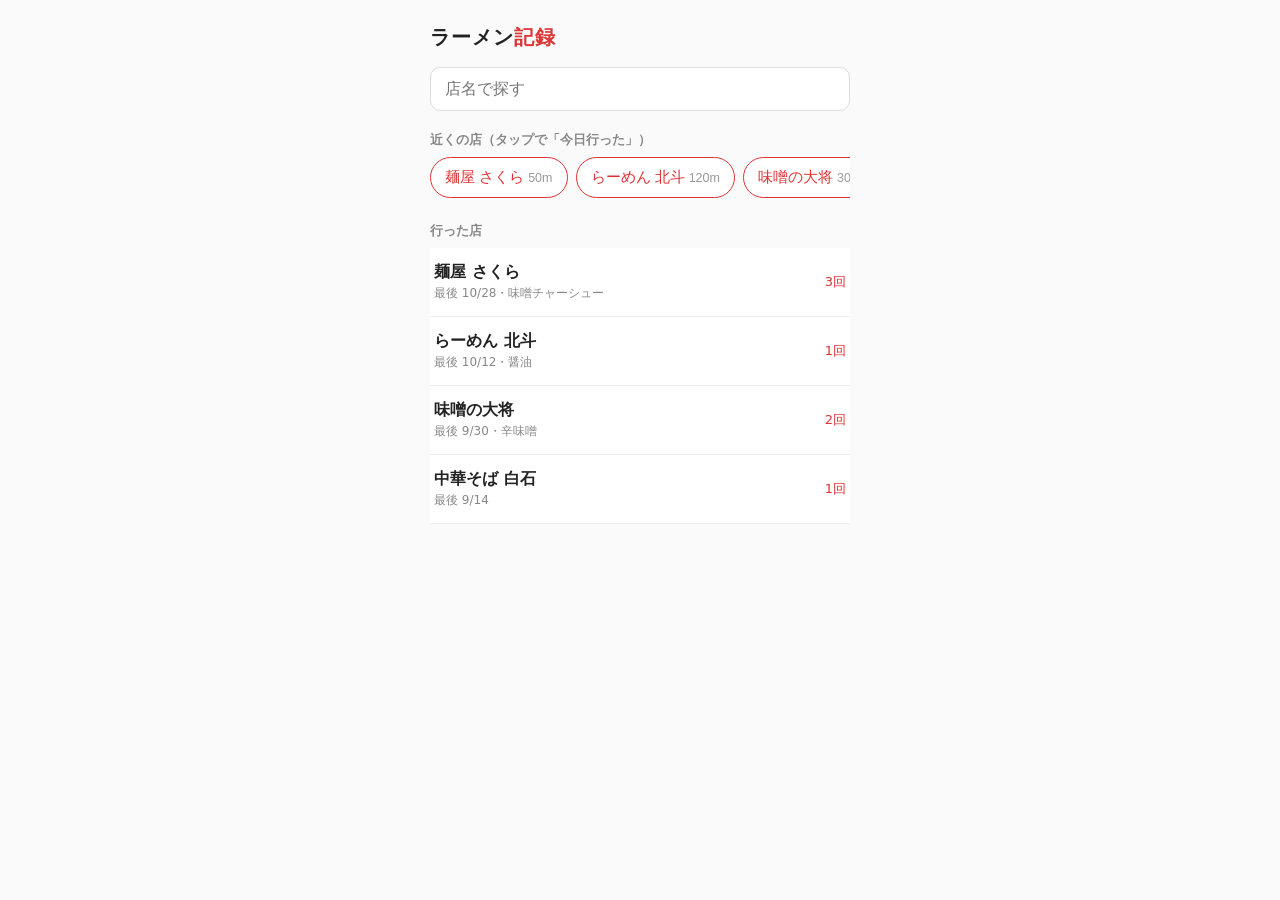
<file: design/a.html>
<!doctype html>
<html lang="ja"><head><meta charset="utf-8"><meta name="viewport" content="width=device-width,initial-scale=1">
<title>ラーメン記録 案A シンプル</title>
<style>
  body{margin:0;background:#fafafa;font-family:system-ui,"Hiragino Sans","Yu Gothic",sans-serif;color:#222}
  .wrap{max-width:420px;margin:0 auto;padding:16px}
  h1{font-size:20px;margin:8px 0 16px;letter-spacing:.05em}
  h1 span{color:#d33}
  .search{width:100%;box-sizing:border-box;padding:12px 14px;font-size:16px;border:1px solid #ddd;border-radius:10px;background:#fff}
  h2{font-size:13px;color:#888;margin:20px 0 8px;font-weight:600}
  .near{display:flex;gap:8px;overflow-x:auto;padding-bottom:4px}
  .chip{flex:0 0 auto;border:1px solid #d33;color:#d33;background:#fff;border-radius:999px;padding:10px 14px;font-size:15px}
  .chip small{color:#999;margin-left:4px}
  .row{display:flex;justify-content:space-between;align-items:center;background:#fff;border-bottom:1px solid #eee;padding:14px 4px}
  .name{font-size:16px;font-weight:600}
  .sub{font-size:12px;color:#888;margin-top:2px}
  .cnt{font-size:13px;color:#d33}
</style></head><body><div class="wrap">
  <h1>ラーメン<span>記録</span></h1>
  <input class="search" placeholder="店名で探す">
  <h2>近くの店（タップで「今日行った」）</h2>
  <div class="near">
    <button class="chip">麺屋 さくら<small>50m</small></button>
    <button class="chip">らーめん 北斗<small>120m</small></button>
    <button class="chip">味噌の大将<small>300m</small></button>
  </div>
  <h2>行った店</h2>
  <div class="row"><div><div class="name">麺屋 さくら</div><div class="sub">最後 10/28・味噌チャーシュー</div></div><div class="cnt">3回</div></div>
  <div class="row"><div><div class="name">らーめん 北斗</div><div class="sub">最後 10/12・醤油</div></div><div class="cnt">1回</div></div>
  <div class="row"><div><div class="name">味噌の大将</div><div class="sub">最後 9/30・辛味噌</div></div><div class="cnt">2回</div></div>
  <div class="row"><div><div class="name">中華そば 白石</div><div class="sub">最後 9/14</div></div><div class="cnt">1回</div></div>
</div></body></html>
</file>
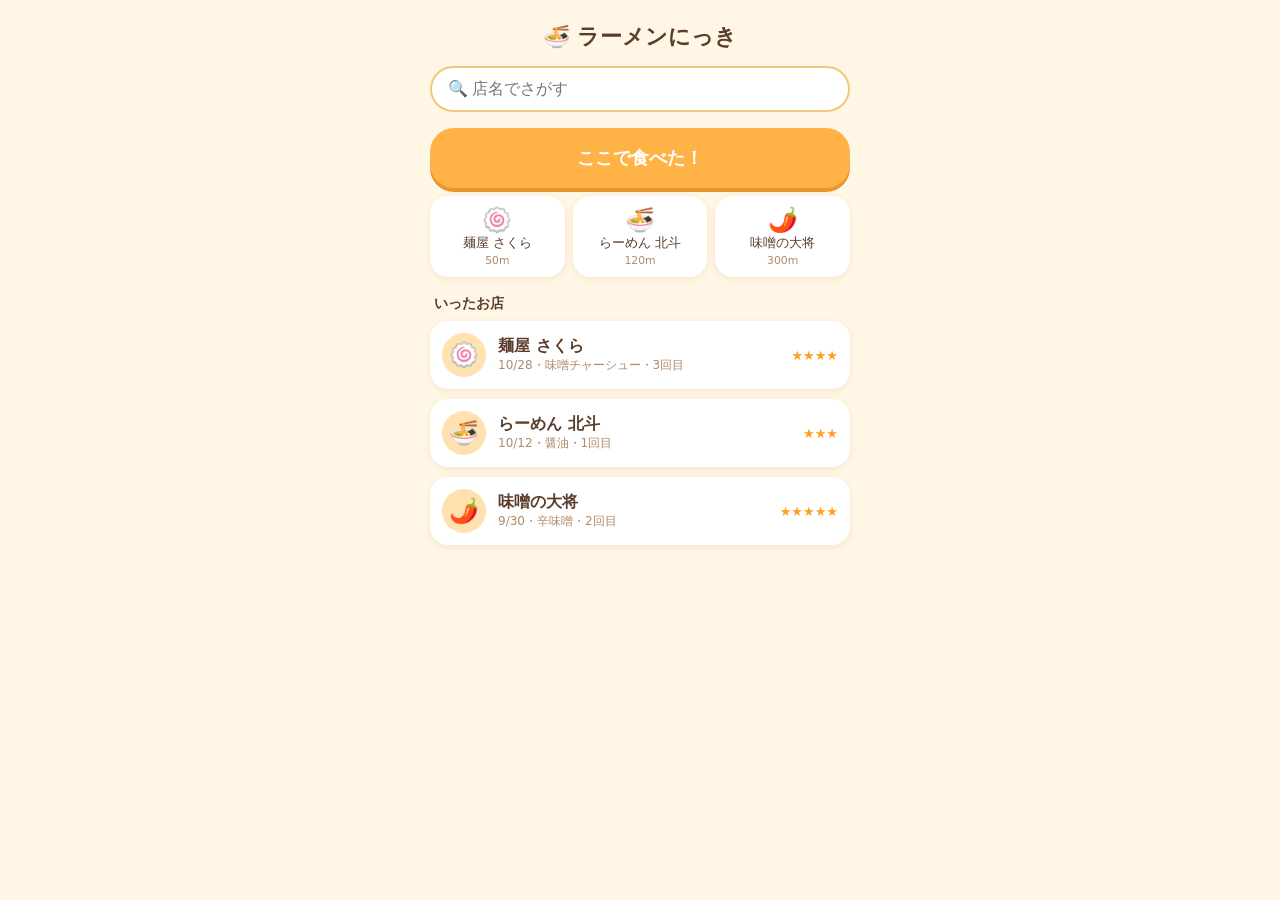
<file: design/b.html>
<!doctype html>
<html lang="ja"><head><meta charset="utf-8"><meta name="viewport" content="width=device-width,initial-scale=1">
<title>ラーメン記録 案B かわいい</title>
<style>
  body{margin:0;background:#fff6e5;font-family:"Hiragino Maru Gothic ProN","Yu Gothic",system-ui,sans-serif;color:#5a3d2b}
  .wrap{max-width:420px;margin:0 auto;padding:16px}
  h1{text-align:center;font-size:22px;margin:6px 0 14px}
  .search{width:100%;box-sizing:border-box;padding:12px 16px;font-size:16px;border:2px solid #f3c77a;border-radius:24px;background:#fff;color:#5a3d2b}
  .big{display:block;width:100%;margin:16px 0 8px;padding:18px;border:none;border-radius:24px;background:#ffb347;color:#fff;font-size:18px;font-weight:700;box-shadow:0 4px 0 #e8962a}
  .near{display:grid;grid-template-columns:repeat(3,1fr);gap:8px;margin-bottom:18px}
  .n{background:#fff;border-radius:18px;padding:10px 6px;text-align:center;font-size:13px;box-shadow:0 2px 6px rgba(200,140,60,.15)}
  .n b{display:block;font-size:24px}
  .n small{color:#b08a6a}
  h2{font-size:14px;margin:8px 4px}
  .card{display:flex;gap:12px;align-items:center;background:#fff;border-radius:18px;padding:12px;margin-bottom:10px;box-shadow:0 2px 6px rgba(200,140,60,.15)}
  .bowl{width:44px;height:44px;border-radius:50%;background:#ffe2b0;display:grid;place-items:center;font-size:24px}
  .name{font-weight:700}
  .sub{font-size:12px;color:#b08a6a}
  .star{margin-left:auto;color:#ff9f1c;font-size:13px}
</style></head><body><div class="wrap">
  <h1>🍜 ラーメンにっき</h1>
  <input class="search" placeholder="🔍 店名でさがす">
  <button class="big">ここで食べた！</button>
  <div class="near">
    <div class="n"><b>🍥</b>麺屋 さくら<br><small>50m</small></div>
    <div class="n"><b>🍜</b>らーめん 北斗<br><small>120m</small></div>
    <div class="n"><b>🌶️</b>味噌の大将<br><small>300m</small></div>
  </div>
  <h2>いったお店</h2>
  <div class="card"><div class="bowl">🍥</div><div><div class="name">麺屋 さくら</div><div class="sub">10/28・味噌チャーシュー・3回目</div></div><div class="star">★★★★</div></div>
  <div class="card"><div class="bowl">🍜</div><div><div class="name">らーめん 北斗</div><div class="sub">10/12・醤油・1回目</div></div><div class="star">★★★</div></div>
  <div class="card"><div class="bowl">🌶️</div><div><div class="name">味噌の大将</div><div class="sub">9/30・辛味噌・2回目</div></div><div class="star">★★★★★</div></div>
</div></body></html>
</file>
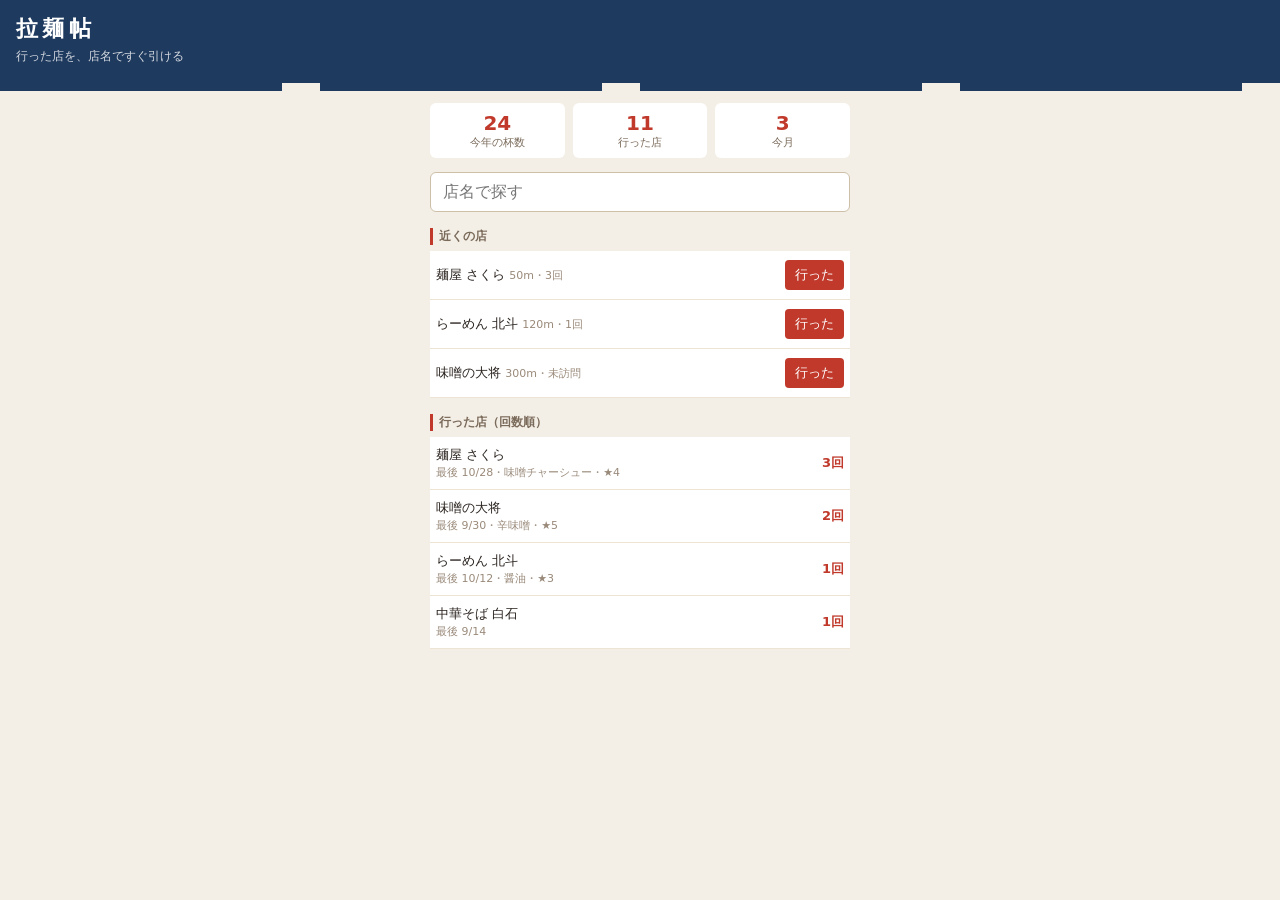
<file: design/c.html>
<!doctype html>
<html lang="ja"><head><meta charset="utf-8"><meta name="viewport" content="width=device-width,initial-scale=1">
<title>ラーメン記録 案C 情報多め</title>
<style>
  body{margin:0;background:#f4efe6;font-family:"Yu Mincho","Hiragino Mincho ProN",serif;color:#2b2420}
  .noren{background:#1f3a5f;color:#fff;padding:14px 16px 18px;position:relative}
  .noren h1{margin:0;font-size:22px;letter-spacing:.2em}
  .noren p{margin:4px 0 0;font-size:12px;opacity:.8;font-family:system-ui,sans-serif}
  .noren:after{content:"";position:absolute;left:0;right:0;bottom:-8px;height:8px;background:repeating-linear-gradient(90deg,#1f3a5f 0 22%,transparent 22% 25%)}
  .wrap{max-width:420px;margin:0 auto;padding:20px 14px;font-family:system-ui,"Yu Gothic",sans-serif}
  .stats{display:grid;grid-template-columns:repeat(3,1fr);gap:8px;margin-bottom:14px}
  .s{background:#fff;border-radius:6px;padding:8px;text-align:center;font-size:11px;color:#7a6a5a}
  .s b{display:block;font-size:20px;color:#c0392b}
  .search{width:100%;box-sizing:border-box;padding:10px 12px;font-size:16px;border:1px solid #cdbfa8;border-radius:6px;background:#fff}
  h2{font-size:12px;color:#7a6a5a;margin:16px 0 6px;border-left:3px solid #c0392b;padding-left:6px}
  table{width:100%;border-collapse:collapse;background:#fff;font-size:13px}
  td{padding:9px 6px;border-bottom:1px solid #eee4d4}
  .go{background:#c0392b;color:#fff;border:none;border-radius:4px;padding:6px 10px;font-size:13px}
  .dist{color:#9a8a7a;font-size:11px}
  .num{text-align:right;color:#c0392b;font-weight:700}
</style></head><body>
  <div class="noren"><h1>拉麺帖</h1><p>行った店を、店名ですぐ引ける</p></div>
  <div class="wrap">
    <div class="stats"><div class="s"><b>24</b>今年の杯数</div><div class="s"><b>11</b>行った店</div><div class="s"><b>3</b>今月</div></div>
    <input class="search" placeholder="店名で探す">
    <h2>近くの店</h2>
    <table>
      <tr><td>麺屋 さくら <span class="dist">50m・3回</span></td><td style="text-align:right"><button class="go">行った</button></td></tr>
      <tr><td>らーめん 北斗 <span class="dist">120m・1回</span></td><td style="text-align:right"><button class="go">行った</button></td></tr>
      <tr><td>味噌の大将 <span class="dist">300m・未訪問</span></td><td style="text-align:right"><button class="go">行った</button></td></tr>
    </table>
    <h2>行った店（回数順）</h2>
    <table>
      <tr><td>麺屋 さくら<br><span class="dist">最後 10/28・味噌チャーシュー・★4</span></td><td class="num">3回</td></tr>
      <tr><td>味噌の大将<br><span class="dist">最後 9/30・辛味噌・★5</span></td><td class="num">2回</td></tr>
      <tr><td>らーめん 北斗<br><span class="dist">最後 10/12・醤油・★3</span></td><td class="num">1回</td></tr>
      <tr><td>中華そば 白石<br><span class="dist">最後 9/14</span></td><td class="num">1回</td></tr>
    </table>
  </div>
</body></html>
</file>
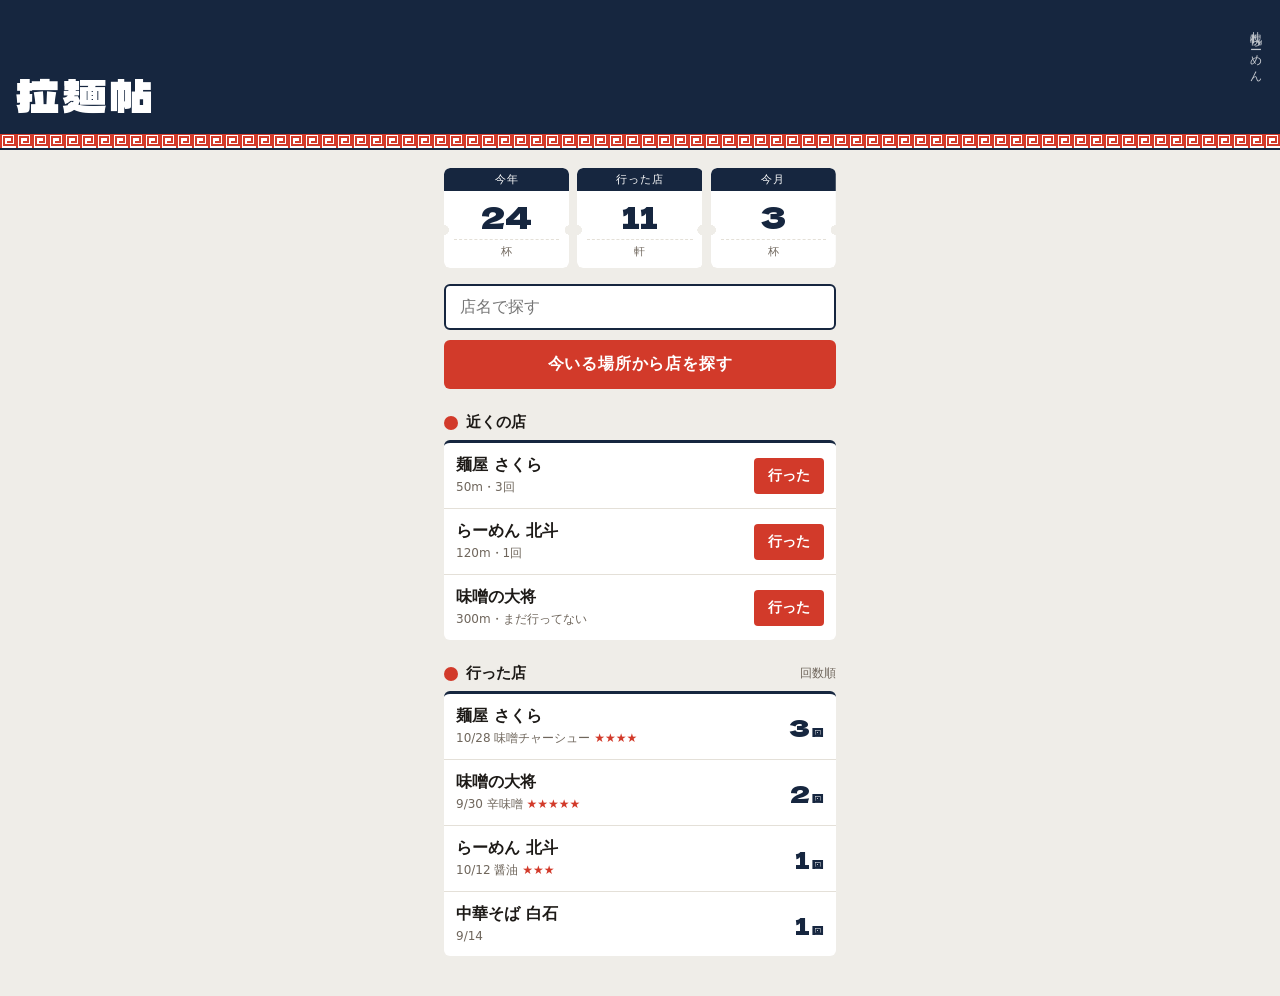
<file: design/かっこいい案.html>
<!doctype html>
<html lang="ja"><head><meta charset="utf-8"><meta name="viewport" content="width=device-width,initial-scale=1">
<title>拉麺帖 かっこいい案</title>
<link rel="preconnect" href="https://fonts.googleapis.com"><link rel="preconnect" href="https://fonts.gstatic.com" crossorigin>
<!-- 看板の字（拉麺帖）と数字だけ太いゴシック。text= で使う字だけ読み込むので軽い -->
<link href="https://fonts.googleapis.com/css2?family=Dela+Gothic+One&text=拉麺帖0123456789回杯軒&display=swap" rel="stylesheet">
<style>
  :root{
    --ai:#16263f;   /* 看板の紺（今より深く） */
    --shu:#d23a2a;  /* 朱：雷紋とボタン */
    --hai:#efede8;  /* 背景：白磁の丼まわりの灰白 */
    --sumi:#1d1a17;
    --usu:#6f665c;
    --sen:#e4e0d8;
    --kan:"Dela Gothic One",system-ui,sans-serif;
  }
  *{box-sizing:border-box}
  body{margin:0;background:var(--hai);color:var(--sumi);font-family:system-ui,"Yu Gothic","Hiragino Sans",sans-serif}

  /* 看板：深い紺に太い字。下に丼のふちの雷紋 */
  .kanban{background:var(--ai);color:#fff;padding:22px 16px 18px;display:flex;align-items:flex-end;justify-content:space-between}
  .kanban h1{margin:0;font-family:var(--kan);font-weight:400;font-size:44px;line-height:1;letter-spacing:.06em}
  .kanban p{margin:0 0 4px;font-size:12px;opacity:.75;writing-mode:vertical-rl;letter-spacing:.2em;height:7.5em}
  .raimon{height:16px;background:#fff url("data:image/svg+xml,%3Csvg xmlns='http://www.w3.org/2000/svg' width='16' height='16' viewBox='0 0 16 16'%3E%3Cpath d='M1 15V1h14v11H4V4h8v5H7' fill='none' stroke='%23d23a2a' stroke-width='2'/%3E%3C/svg%3E") repeat-x left center;border-bottom:2px solid var(--ai)}

  .wrap{max-width:420px;margin:0 auto;padding:18px 14px 40px}

  /* 数字は食券の形 */
  .tickets{display:grid;grid-template-columns:repeat(3,1fr);gap:8px;margin-bottom:16px}
  .t{background:#fff;border-radius:6px;overflow:hidden;text-align:center;position:relative;
     -webkit-mask:radial-gradient(circle 5px at 0 62%,#0000 98%,#000) left/51% 100% no-repeat,radial-gradient(circle 5px at 100% 62%,#0000 98%,#000) right/51% 100% no-repeat;
     mask:radial-gradient(circle 5px at 0 62%,#0000 98%,#000) left/51% 100% no-repeat,radial-gradient(circle 5px at 100% 62%,#0000 98%,#000) right/51% 100% no-repeat}
  .t span{display:block;background:var(--ai);color:#fff;font-size:11px;padding:4px 0;letter-spacing:.1em}
  .t b{display:block;font-family:var(--kan);font-weight:400;font-size:30px;line-height:1;padding:10px 0 2px;color:var(--ai)}
  .t small{display:block;font-size:11px;color:var(--usu);padding-bottom:9px;border-top:1px dashed var(--sen);margin:6px 10px 0;padding-top:4px}

  .search{width:100%;padding:12px 14px;font-size:16px;border:2px solid var(--ai);border-radius:6px;background:#fff;color:var(--sumi)}
  .main{width:100%;margin-top:10px;padding:14px;font-size:16px;font-weight:700;background:var(--shu);color:#fff;border:none;border-radius:6px;letter-spacing:.05em}

  h2{font-size:15px;font-weight:800;margin:24px 0 8px;display:flex;align-items:center;gap:8px}
  h2::before{content:"";width:14px;height:14px;background:var(--shu);border-radius:50%}  /* なるとじゃなく、朱の丸印 */
  h2 small{font-weight:400;font-size:12px;color:var(--usu);margin-left:auto}

  .list{background:#fff;border-radius:6px;border-top:3px solid var(--ai)}
  .row{display:flex;align-items:center;gap:10px;padding:12px;border-bottom:1px solid var(--sen)}
  .row:last-child{border-bottom:none}
  .name{flex:1;min-width:0}
  .name b{display:block;font-size:16px}
  .name span{font-size:12px;color:var(--usu)}
  .count{font-family:var(--kan);font-size:24px;color:var(--ai);white-space:nowrap}
  .count i{font-style:normal;font-size:12px;margin-left:2px}
  .go{background:var(--shu);color:#fff;border:none;border-radius:4px;padding:9px 14px;font-size:14px;font-weight:700;min-height:36px}
  .name .star{color:var(--shu)}

  /* ── 動き ── */
  /* ①開いたとき1回だけ：のれんが下りて、雷紋が横に流れ込み、食券の数字が数え上がる */
  .kanban{transform-origin:top;animation:noren .7s cubic-bezier(.2,.9,.3,1.2) both}
  @keyframes noren{from{transform:translateY(-100%)}to{transform:none}}
  .kanban h1{animation:fadeup .5s .45s ease-out both}
  @keyframes fadeup{from{opacity:0;transform:translateY(8px)}to{opacity:1;transform:none}}
  .raimon{animation:rai 1s .3s ease-out both}
  @keyframes rai{from{background-position:-400px center;clip-path:inset(0 100% 0 0)}to{background-position:0 center;clip-path:inset(0 0 0 0)}}
  .t{animation:ticket .45s ease-out both}
  .t:nth-child(1){animation-delay:.55s}.t:nth-child(2){animation-delay:.65s}.t:nth-child(3){animation-delay:.75s}
  @keyframes ticket{from{opacity:0;transform:translateY(-14px)}to{opacity:1;transform:none}}

  /* ②「行った」を押したとき：朱のはんこがドンと押され、今年の杯数が1つ増えて跳ねる */
  .row{position:relative}
  .go.done{background:#fff;color:var(--shu);box-shadow:inset 0 0 0 2px var(--shu)}
  .hanko{position:absolute;right:76px;top:50%;width:46px;height:46px;margin-top:-23px;border:3px solid var(--shu);border-radius:50%;
    color:var(--shu);font-weight:900;font-size:15px;display:flex;align-items:center;justify-content:center;pointer-events:none;
    animation:hanko .45s cubic-bezier(.3,1.6,.5,1) both}
  @keyframes hanko{from{opacity:0;transform:scale(2.2) rotate(-25deg)}to{opacity:.9;transform:scale(1) rotate(-12deg)}}
  .hanko.off{animation:hankoOff .25s ease-in both}
  @keyframes hankoOff{from{opacity:.9;transform:scale(1) rotate(-12deg)}to{opacity:0;transform:scale(.6) rotate(-12deg)}}
  .bump{animation:bump .5s cubic-bezier(.3,1.8,.5,1)}
  @keyframes bump{0%{transform:scale(1)}40%{transform:scale(1.35);color:var(--shu)}100%{transform:scale(1)}}

  /* ③湯気：看板からずっとゆらゆら立ちのぼる（形と透明度だけ動かすので軽い） */
  .kanban{position:relative;overflow:hidden}
  .yuge{position:absolute;left:120px;bottom:0;width:110px;height:100%;pointer-events:none}
  .yuge path{fill:none;stroke:#fff;stroke-width:3;stroke-linecap:round;opacity:0;animation:yuge 3.6s ease-in-out infinite}
  .yuge path:nth-child(2){animation-delay:1.2s}.yuge path:nth-child(3){animation-delay:2.4s}
  @keyframes yuge{0%{opacity:0;transform:translateY(30px) scaleY(.6)}30%{opacity:.35}100%{opacity:0;transform:translateY(-40px) scaleY(1.2)}}

  /* ④「行った」をもっと派手に：波紋＋ナルトが飛び散る＋「+1杯」が浮かぶ＋雷紋がひと流れ */
  .hamon{position:absolute;width:20px;height:20px;margin:-10px 0 0 -10px;border-radius:50%;border:3px solid var(--shu);pointer-events:none;animation:hamon .6s ease-out both}
  @keyframes hamon{from{transform:scale(.5);opacity:1}to{transform:scale(7);opacity:0}}
  .naruto{position:fixed;font-size:22px;pointer-events:none;z-index:9;animation:naruto .9s cubic-bezier(.2,.7,.4,1) both}
  @keyframes naruto{from{transform:translate(0,0) rotate(0) scale(.4);opacity:1}
    to{transform:translate(var(--x),var(--y)) rotate(var(--r)) scale(1);opacity:0}}
  .plus{position:absolute;left:0;right:0;top:34px;font-family:var(--kan);color:var(--shu);font-size:18px;pointer-events:none;animation:plus 1s ease-out both}
  @keyframes plus{from{opacity:0;transform:translateY(0)}20%{opacity:1}to{opacity:0;transform:translateY(-34px)}}
  .raimon.flash{animation:flash .7s linear}
  @keyframes flash{from{background-position:0 center}to{background-position:64px center;background-color:#ffe9e4}}

  /* 動きを減らす設定のスマホでは動かさない */
  @media (prefers-reduced-motion:reduce){*{animation:none!important}}
</style></head><body>
  <header class="kanban"><svg class="yuge" viewBox="0 0 110 120" aria-hidden="true"><path d="M30 120c-10-20 10-30 0-50s10-30 0-50"/><path d="M58 120c-10-20 10-30 0-50s10-30 0-50"/><path d="M86 120c-10-20 10-30 0-50s10-30 0-50"/></svg><h1>拉麺帖</h1><p>札幌らーめん</p></header>
  <div class="raimon"></div>
  <div class="wrap">
    <div class="tickets">
      <div class="t"><span>今年</span><b>24</b><small>杯</small></div>
      <div class="t"><span>行った店</span><b>11</b><small>軒</small></div>
      <div class="t"><span>今月</span><b>3</b><small>杯</small></div>
    </div>
    <input class="search" placeholder="店名で探す">
    <button class="main">今いる場所から店を探す</button>

    <h2>近くの店</h2>
    <div class="list">
      <div class="row"><div class="name"><b>麺屋 さくら</b><span>50m・3回</span></div><button class="go">行った</button></div>
      <div class="row"><div class="name"><b>らーめん 北斗</b><span>120m・1回</span></div><button class="go">行った</button></div>
      <div class="row"><div class="name"><b>味噌の大将</b><span>300m・まだ行ってない</span></div><button class="go">行った</button></div>
    </div>

    <h2>行った店<small>回数順</small></h2>
    <div class="list">
      <div class="row"><div class="name"><b>麺屋 さくら</b><span>10/28 味噌チャーシュー <span class="star">★★★★</span></span></div><div class="count">3<i>回</i></div></div>
      <div class="row"><div class="name"><b>味噌の大将</b><span>9/30 辛味噌 <span class="star">★★★★★</span></span></div><div class="count">2<i>回</i></div></div>
      <div class="row"><div class="name"><b>らーめん 北斗</b><span>10/12 醤油 <span class="star">★★★</span></span></div><div class="count">1<i>回</i></div></div>
      <div class="row"><div class="name"><b>中華そば 白石</b><span>9/14</span></div><div class="count">1<i>回</i></div></div>
    </div>
  </div>
<script>
  const calm = matchMedia('(prefers-reduced-motion: reduce)').matches;
  // 食券の数字を0から数え上げる（最初の1回だけ）
  document.querySelectorAll('.t b').forEach((b, i) => {
    const to = +b.textContent; if (calm) return;
    b.textContent = 0;
    setTimeout(() => {
      const t0 = performance.now(), dur = 700;
      const step = (now) => {
        const p = Math.min(1, (now - t0) / dur), e = 1 - Math.pow(1 - p, 3); // だんだんゆっくり止まる
        b.textContent = Math.round(to * e);
        if (p < 1) requestAnimationFrame(step);
      };
      requestAnimationFrame(step);
    }, 600 + i * 100);
  });
  // 「行った」で、はんこ＋杯数が増える
  document.querySelectorAll('.go').forEach((btn) => btn.addEventListener('click', () => {
    if (btn.classList.contains('done')) {
      // もう一度タップしたら取り消し：はんこが消え、杯数も1つ戻る
      btn.classList.remove('done'); btn.textContent = '行った';
      const old = btn.closest('.row').querySelector('.hanko');
      if (old) { old.classList.add('off'); setTimeout(() => old.remove(), 250); }
      [0, 2].forEach((k) => {
        const n = document.querySelectorAll('.t b')[k];
        n.textContent = +n.textContent - 1;
        n.classList.remove('bump'); void n.offsetWidth; n.classList.add('bump');
      });
      if (navigator.vibrate) navigator.vibrate(15);
      return;
    }
    btn.classList.add('done'); btn.textContent = '記録済';
    const h = document.createElement('div'); h.className = 'hanko'; h.textContent = '済';
    btn.closest('.row').appendChild(h);
    if (navigator.vibrate) navigator.vibrate([30, 40, 30]); // スマホが「ココッ」と小さく震える
    [0, 2].forEach((k) => {
      const n = document.querySelectorAll('.t b')[k];
      n.textContent = +n.textContent + 1;
      n.classList.remove('bump'); void n.offsetWidth; n.classList.add('bump');
      const p = document.createElement('div'); p.className = 'plus'; p.textContent = '+1杯';
      n.parentElement.appendChild(p); setTimeout(() => p.remove(), 1000);
    });
    if (calm) return;
    // 押した所から波紋
    const row = btn.closest('.row'), rr = row.getBoundingClientRect(), br = btn.getBoundingClientRect();
    const w = document.createElement('div'); w.className = 'hamon';
    w.style.left = (br.left - rr.left + br.width / 2) + 'px'; w.style.top = (br.top - rr.top + br.height / 2) + 'px';
    row.appendChild(w); setTimeout(() => w.remove(), 600);
    // ナルトが8個飛び散る
    for (let i = 0; i < 8; i++) {
      const a = (i / 8) * Math.PI * 2 + Math.random() * .4, d = 60 + Math.random() * 50;
      const s = document.createElement('div'); s.className = 'naruto'; s.textContent = '🍥';
      s.style.left = (br.left + br.width / 2 - 11) + 'px'; s.style.top = (br.top + br.height / 2 - 11) + 'px';
      s.style.setProperty('--x', Math.cos(a) * d + 'px'); s.style.setProperty('--y', Math.sin(a) * d - 30 + 'px');
      s.style.setProperty('--r', (Math.random() * 540 - 270) + 'deg');
      document.body.appendChild(s); setTimeout(() => s.remove(), 900);
    }
    // 雷紋がひと流れ
    const rai = document.querySelector('.raimon');
    rai.classList.remove('flash'); void rai.offsetWidth; rai.classList.add('flash');
  }));
</script>
</body></html>
</file>
